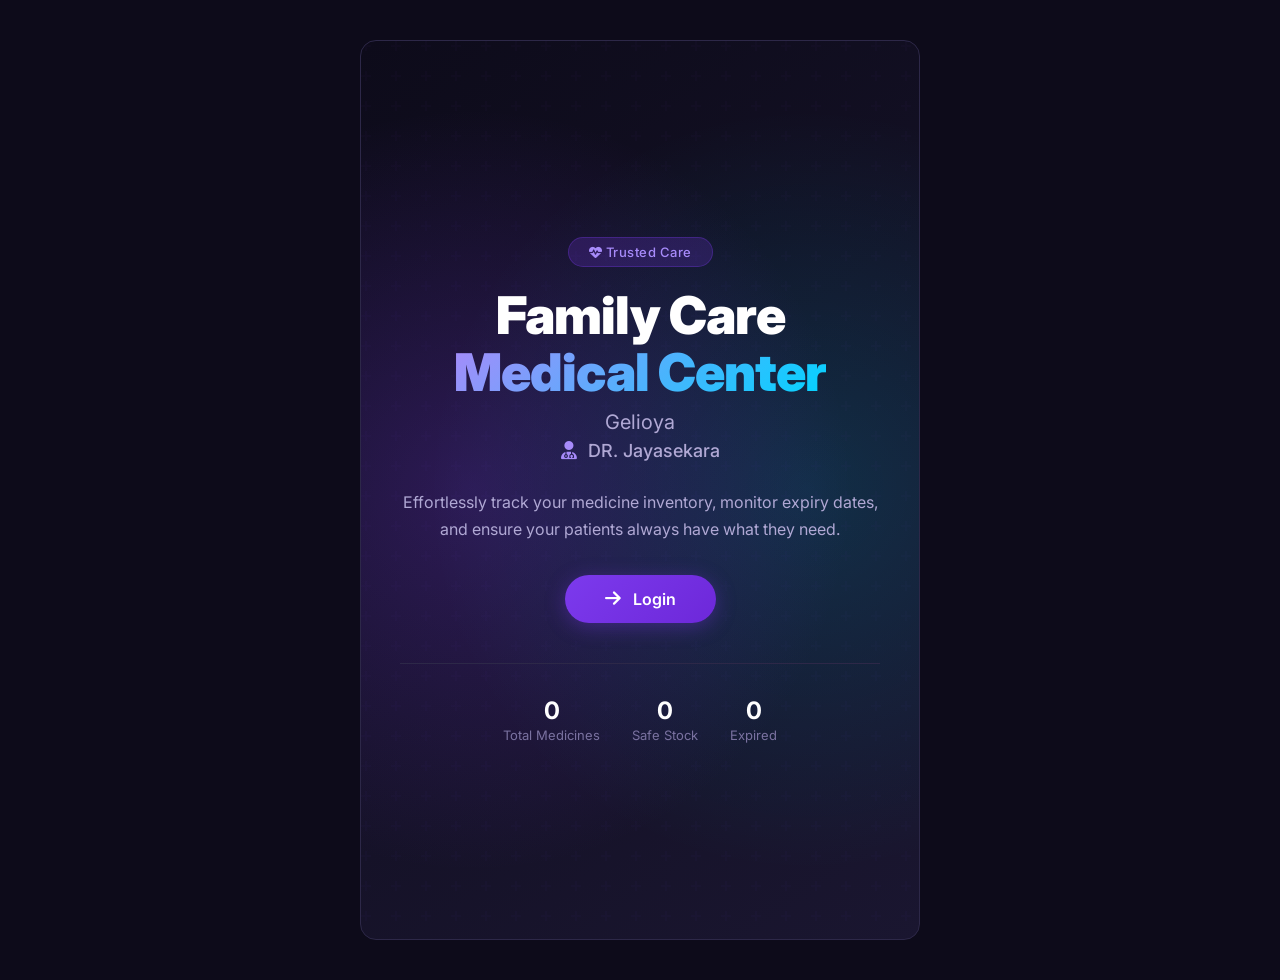
<file: index.html>
<!DOCTYPE html>
<html lang="en">
<head>
    <meta charset="UTF-8" />
    <meta name="viewport" content="width=device-width, initial-scale=1.0" />
    <title>MediTrack - Home</title>
    <!-- Google Fonts -->
    <link href="https://fonts.googleapis.com/css2?family=Inter:wght@300;400;500;600;700;800;900&display=swap" rel="stylesheet" />
    <!-- Font Awesome -->
    <link rel="stylesheet" href="https://cdnjs.cloudflare.com/ajax/libs/font-awesome/6.5.0/css/all.min.css" />
    <link rel="stylesheet" href="assets/style.css" />
</head>
<body class="home-page">

    <!-- ===== MAIN CONTENT ===== -->
    <main class="main-content">

        <!-- Mobile Header -->
        <div class="mobile-header">
            <button class="sidebar-toggle" id="mobileToggle" onclick="toggleSidebar()">
                <i class="fas fa-bars"></i>
            </button>
            <span class="brand-mobile">MediTrack</span>
        </div>

        <!-- Home Page -->
        <section class="page" id="home">
            <div class="home-bg"></div>
            <div class="home-content">
                <div class="badge"><i class="fas fa-heartbeat"></i> Trusted Care</div>
                <h1>
                    Family Care<br />
                    <span class="highlight">Medical Center</span>
                </h1>
                <div class="sub-title">Gelioya</div>
                <div class="doctor-name-lg">
                    <i class="fas fa-user-md" style="color:var(--primary-light);margin-right:6px;"></i>
                    <span>DR. Jayasekara</span>
                </div>
                <p>
                    Effortlessly track your medicine inventory, monitor expiry dates,
                    and ensure your patients always have what they need.
                </p>
                <a href="login.html" class="btn-primary">
                    <i class="fas fa-arrow-right"></i> Login
                </a>

                <div class="home-stats-mini" id="homeStats">
                    <div class="stat-item">
                        <div class="num" id="homeTotal">0</div>
                        <div class="label">Total Medicines</div>
                    </div>
                    <div class="stat-item">
                        <div class="num" id="homeSafe">0</div>
                        <div class="label">Safe Stock</div>
                    </div>
                    <div class="stat-item">
                        <div class="num" id="homeExpired">0</div>
                        <div class="label">Expired</div>
                    </div>
                </div>
            </div>
        </section>

    </main>

    <!-- ===== SIDEBAR OVERLAY (mobile) ===== -->
    <div class="sidebar-overlay" id="sidebarOverlay"></div>

    <script src="assets/app.js"></script>
    <script>
        // Sidebar toggle for mobile
        function toggleSidebar() {
            document.getElementById('sidebar').classList.toggle('open');
            document.getElementById('sidebarOverlay').classList.toggle('open');
        }
        document.getElementById('sidebarOverlay').addEventListener('click', function() {
            document.getElementById('sidebar').classList.remove('open');
            this.classList.remove('open');
        });

        // Update home stats
        function updateHomeStats() {
            const medicines = getMedicines();
            const total = medicines.length;
            let safe = 0, expired = 0;
            medicines.forEach(m => {
                const days = getDaysLeft(m.expiry);
                if (days < 0) expired++;
                else safe++;
            });
            document.getElementById('homeTotal').textContent = total;
            document.getElementById('homeSafe').textContent = safe;
            document.getElementById('homeExpired').textContent = expired;
        }
        updateHomeStats();
    </script>
</body>
</html>
</file>
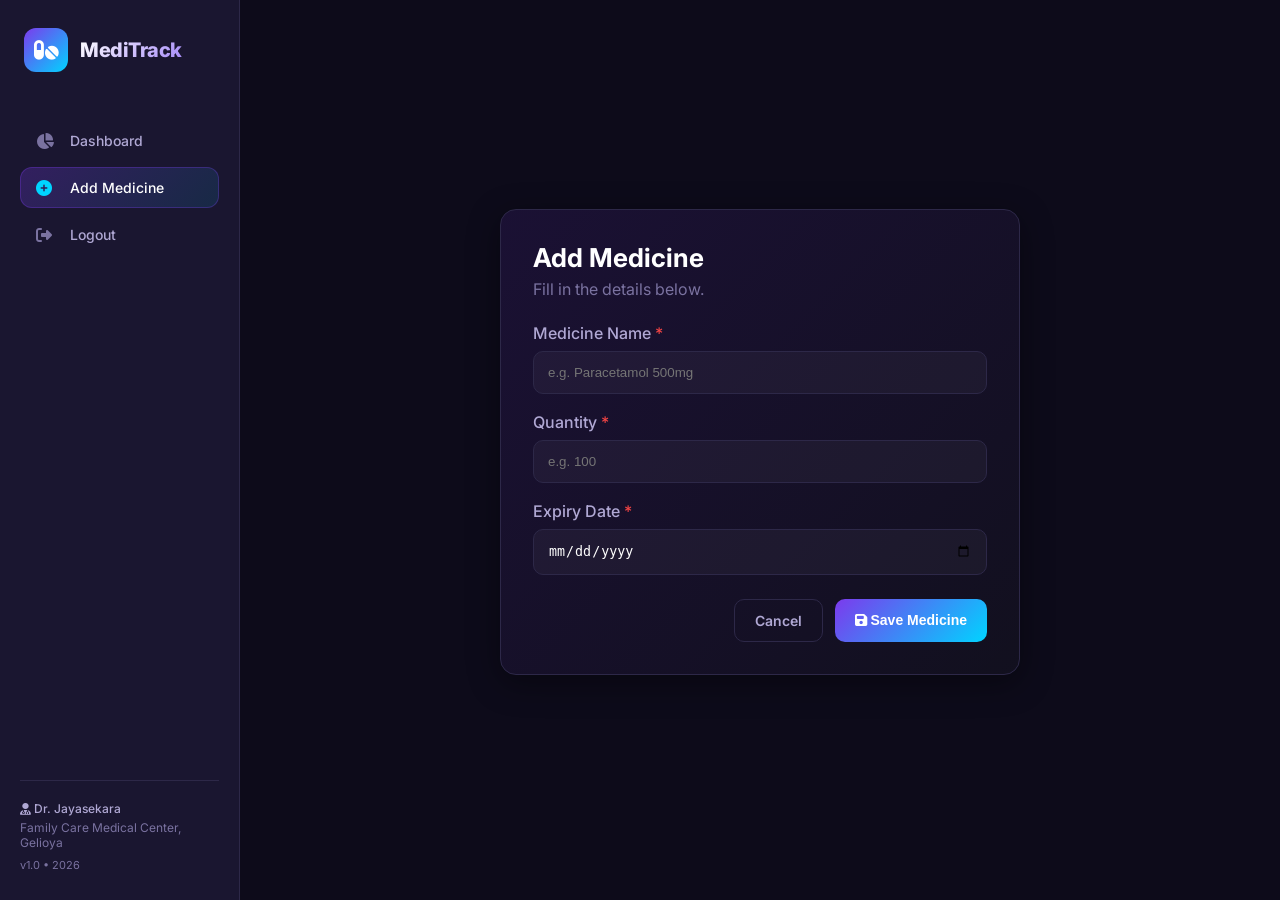
<file: add.html>
<!DOCTYPE html>
<html lang="en">
<head>
    <meta charset="UTF-8" />
    <meta name="viewport" content="width=device-width, initial-scale=1.0" />
    <title>MediTrack - Add / Edit Medicine</title>
    <link href="https://fonts.googleapis.com/css2?family=Inter:wght@300;400;500;600;700;800;900&display=swap" rel="stylesheet" />
    <link rel="stylesheet" href="https://cdnjs.cloudflare.com/ajax/libs/font-awesome/6.5.0/css/all.min.css" />
    <link rel="stylesheet" href="assets/style.css" />
</head>
<body>

    <!-- ===== SIDEBAR ===== -->
    <aside class="sidebar" id="sidebar">
        <div class="sidebar-brand">
            <div class="brand-icon"><i class="fas fa-pills"></i></div>
            <h1>MediTrack</h1>
        </div>
        <nav class="sidebar-nav">
            <a href="dashboard.html"><i class="fas fa-chart-pie"></i> Dashboard</a>
            <a href="add.html" class="active"><i class="fas fa-plus-circle"></i> Add Medicine</a>
            <a href="login.html"><i class="fas fa-sign-out-alt"></i> Logout </a>
        </nav>
        <div class="sidebar-footer">
            <span class="doctor-name"><i class="fas fa-user-md"></i> Dr. Jayasekara</span>
            <span>Family Care Medical Center, Gelioya</span>
            <span style="margin-top:4px;font-size:11px;">v1.0 &bull; 2026</span>
        </div>
    </aside>

    <!-- ===== MAIN CONTENT ===== -->
    <main class="main-content">

        <!-- Mobile Header -->
        <div class="mobile-header">
            <button class="sidebar-toggle" id="mobileToggle" onclick="toggleSidebar()">
                <i class="fas fa-bars"></i>
            </button>
            <span class="brand-mobile">MediTrack</span>
        </div>

        <!-- Add/Edit Page -->
        <section class="page add-page">
            <div class="card">
                <h2 id="formTitle">Add Medicine</h2>
                <p class="sub" id="formSub">Fill in the details below.</p>

                <form id="medicineForm" onsubmit="handleFormSubmit(event)">
                    <input type="hidden" id="editId" value="" />

                    <div class="form-group">
                        <label>Medicine Name <span class="required">*</span></label>
                        <input type="text" id="medName" placeholder="e.g. Paracetamol 500mg" required />
                    </div>

                    <div class="form-group">
                        <label>Quantity <span class="required">*</span></label>
                        <input type="number" id="medQty" placeholder="e.g. 100" min="1" required />
                    </div>

                    <div class="form-group">
                        <label>Expiry Date <span class="required">*</span></label>
                        <input type="date" id="medExpiry" required />
                    </div>

                    <div class="form-actions">
                        <a href="dashboard.html" class="btn-secondary">Cancel</a>
                        <button type="submit" class="btn-submit" id="formSubmitBtn">
                            <i class="fas fa-save"></i> Save Medicine
                        </button>
                    </div>
                </form>
            </div>
        </section>

    </main>

    <!-- ===== SIDEBAR OVERLAY ===== -->
    <div class="sidebar-overlay" id="sidebarOverlay"></div>

    <script src="assets/app.js"></script>
    <script>
        // Sidebar toggle
        function toggleSidebar() {
            document.getElementById('sidebar').classList.toggle('open');
            document.getElementById('sidebarOverlay').classList.toggle('open');
        }
        document.getElementById('sidebarOverlay').addEventListener('click', function() {
            document.getElementById('sidebar').classList.remove('open');
            this.classList.remove('open');
        });

        // ===== Check for edit mode via URL parameter =====
        const urlParams = new URLSearchParams(window.location.search);
        const editId = urlParams.get('id');

        if (editId) {
            // Load medicine data and populate form
            const medicines = getMedicines();
            const med = medicines.find(m => m.id === editId);
            if (med) {
                document.getElementById('formTitle').textContent = 'Edit Medicine';
                document.getElementById('formSub').textContent = 'Update the details below.';
                document.getElementById('formSubmitBtn').innerHTML = '<i class="fas fa-pen"></i> Update Medicine';
                document.getElementById('editId').value = med.id;
                document.getElementById('medName').value = med.name;
                document.getElementById('medQty').value = med.quantity;
                document.getElementById('medExpiry').value = med.expiry;
            } else {
                // Invalid id, redirect to add (clean)
                window.location.href = 'add.html';
            }
        }

        // ===== Form submit handler =====
        function handleFormSubmit(e) {
            e.preventDefault();

            const name = document.getElementById('medName').value.trim();
            const quantity = parseInt(document.getElementById('medQty').value);
            const expiry = document.getElementById('medExpiry').value;
            const id = document.getElementById('editId').value;

            if (!name || !quantity || !expiry) {
                alert('Please fill in all required fields.');
                return;
            }

            let medicines = getMedicines();

            if (id) {
                // Update
                const index = medicines.findIndex(m => m.id === id);
                if (index !== -1) {
                    medicines[index] = { ...medicines[index], name, quantity, expiry };
                    saveMedicines(medicines);
                    alert(`✅ "${name}" updated successfully!`);
                } else {
                    alert('Error: Medicine not found.');
                    return;
                }
            } else {
                // Add new
                const newMed = {
                    id: generateId(),
                    name,
                    quantity,
                    expiry
                };
                medicines.push(newMed);
                saveMedicines(medicines);
                alert(`✅ "${name}" added successfully!`);
            }

            // Redirect to dashboard
            window.location.href = 'dashboard.html';
        }
    </script>
</body>
</html>
</file>
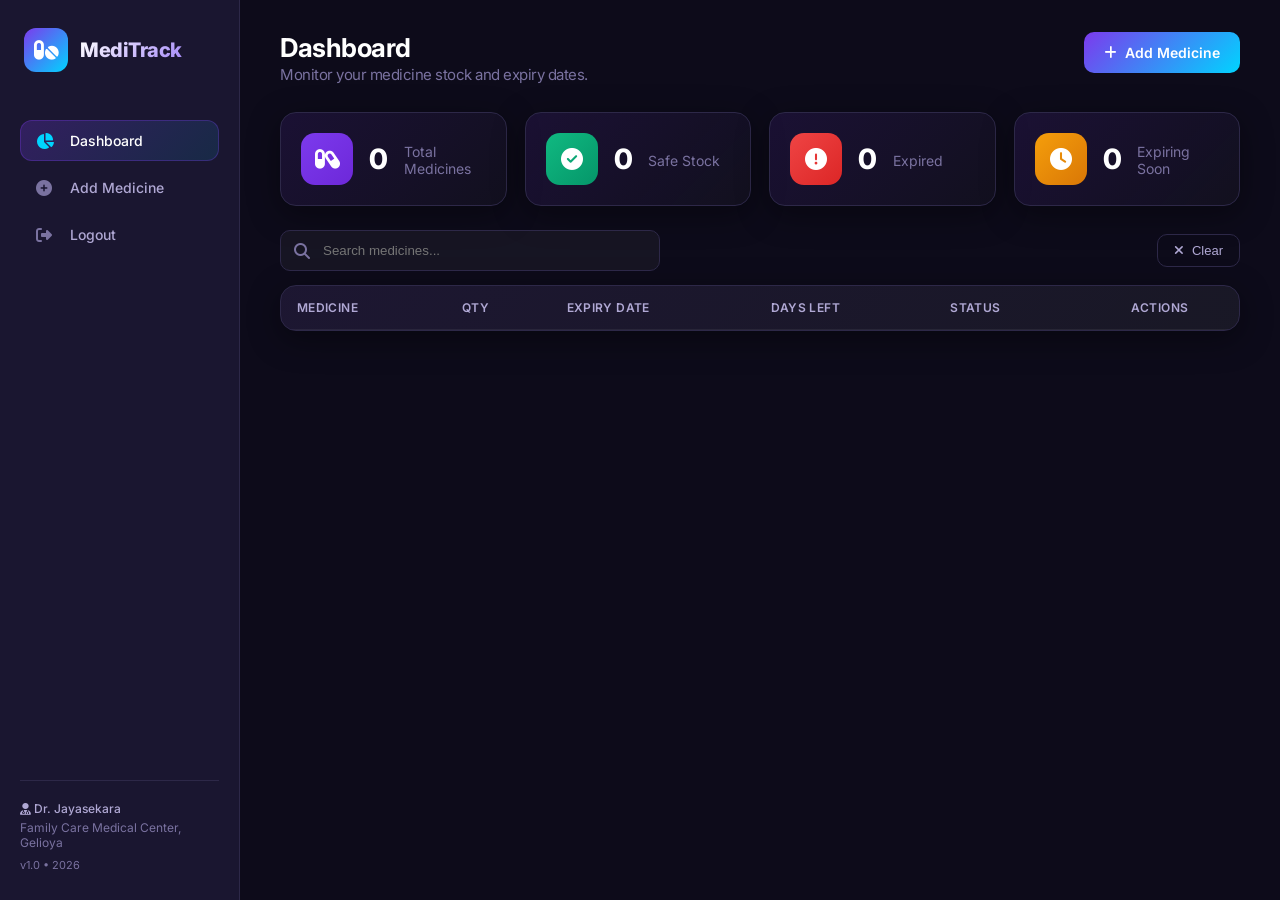
<file: dashboard.html>
<!DOCTYPE html>
<html lang="en">
<head>
    <meta charset="UTF-8" />
    <meta name="viewport" content="width=device-width, initial-scale=1.0" />
    <title>MediTrack - Dashboard</title>
    <link href="https://fonts.googleapis.com/css2?family=Inter:wght@300;400;500;600;700;800;900&display=swap" rel="stylesheet" />
    <link rel="stylesheet" href="https://cdnjs.cloudflare.com/ajax/libs/font-awesome/6.5.0/css/all.min.css" />
    <link rel="stylesheet" href="assets/style.css" />
</head>
<body>

    <!-- ===== SIDEBAR ===== -->
    <aside class="sidebar" id="sidebar">
        <div class="sidebar-brand">
            <div class="brand-icon"><i class="fas fa-pills"></i></div>
            <h1>MediTrack</h1>
        </div>
        <nav class="sidebar-nav">
            <a href="dashboard.html" class="active"><i class="fas fa-chart-pie"></i> Dashboard</a>
            <a href="add.html"><i class="fas fa-plus-circle"></i> Add Medicine</a>
            <a href="login.html"><i class="fas fa-sign-out-alt"></i> Logout </a>
        </nav>
        <div class="sidebar-footer">
            <span class="doctor-name"><i class="fas fa-user-md"></i> Dr. Jayasekara</span>
            <span>Family Care Medical Center, Gelioya</span>
            <span style="margin-top:4px;font-size:11px;">v1.0 &bull; 2026</span>
        </div>
    </aside>

    <!-- ===== MAIN CONTENT ===== -->
    <main class="main-content">

        <!-- Mobile Header -->
        <div class="mobile-header">
            <button class="sidebar-toggle" id="mobileToggle" onclick="toggleSidebar()">
                <i class="fas fa-bars"></i>
            </button>
            <span class="brand-mobile">MediTrack</span>
        </div>

        <!-- Dashboard -->
        <section class="page">
            <div class="page-header">
                <div>
                    <h2>
                        Dashboard
                        <small>Monitor your medicine stock and expiry dates.</small>
                    </h2>
                </div>
                <div class="header-actions">
                    <a href="add.html" class="btn-add"><i class="fas fa-plus"></i> Add Medicine</a>
                </div>
            </div>

            <!-- Stats Cards -->
            <div class="stats-grid" id="statsGrid">
                <div class="stat-card">
                    <div class="stat-icon purple"><i class="fas fa-capsules"></i></div>
                    <div class="stat-number" id="statTotal">0</div>
                    <div class="stat-label">Total Medicines</div>
                </div>
                <div class="stat-card">
                    <div class="stat-icon green"><i class="fas fa-check-circle"></i></div>
                    <div class="stat-number" id="statSafe">0</div>
                    <div class="stat-label">Safe Stock</div>
                </div>
                <div class="stat-card">
                    <div class="stat-icon red"><i class="fas fa-exclamation-circle"></i></div>
                    <div class="stat-number" id="statExpired">0</div>
                    <div class="stat-label">Expired</div>
                </div>
                <div class="stat-card">
                    <div class="stat-icon yellow"><i class="fas fa-clock"></i></div>
                    <div class="stat-number" id="statExpiring">0</div>
                    <div class="stat-label">Expiring Soon</div>
                </div>
            </div>

            <!-- Search & Table -->
            <div class="table-toolbar">
                <div class="search-box">
                    <i class="fas fa-search"></i>
                    <input type="text" id="searchInput" placeholder="Search medicines..." oninput="renderTable()" />
                </div>
                <div style="display:flex;gap:8px;flex-wrap:wrap;">
                    <button class="btn-outline" onclick="clearSearch()" style="font-size:13px;padding:8px 16px;">
                        <i class="fas fa-times"></i> Clear
                    </button>
                </div>
            </div>

            <div class="table-wrapper">
                <table>
                    <thead>
                        <tr>
                            <th>Medicine</th>
                            <th>Qty</th>
                            <th>Expiry Date</th>
                            <th>Days Left</th>
                            <th>Status</th>
                            <th style="text-align:center;">Actions</th>
                        </tr>
                    </thead>
                    <tbody id="tableBody">
                        <!-- rendered by JS -->
                    </tbody>
                </table>
            </div>
        </section>

    </main>

    <!-- ===== TOAST CONTAINER ===== -->
    <div class="toast-container" id="toastContainer"></div>

    <!-- ===== SIDEBAR OVERLAY ===== -->
    <div class="sidebar-overlay" id="sidebarOverlay"></div>

    <script src="assets/app.js"></script>
    <script>
        // Sidebar toggle
        function toggleSidebar() {
            document.getElementById('sidebar').classList.toggle('open');
            document.getElementById('sidebarOverlay').classList.toggle('open');
        }
        document.getElementById('sidebarOverlay').addEventListener('click', function() {
            document.getElementById('sidebar').classList.remove('open');
            this.classList.remove('open');
        });

        // ===== RENDER TABLE =====
        function renderTable() {
            const tbody = document.getElementById('tableBody');
            const query = document.getElementById('searchInput').value.toLowerCase().trim();
            const medicines = getMedicines();
            let filtered = medicines;
            if (query) {
                filtered = medicines.filter(m =>
                    m.name.toLowerCase().includes(query)
                );
            }

            if (filtered.length === 0) {
                tbody.innerHTML = `
                    <tr>
                        <td colspan="7">
                            <div class="empty-state">
                                <i class="fas fa-capsules"></i>
                                <h4>No medicines found</h4>
                                <p>${medicines.length === 0 ? 'Use the "Add Medicine" button to start.' : 'Try adjusting your search.'}</p>
                            </div>
                        </td>
                    </tr>
                `;
                return;
            }

            // Sort: expired first, then expiring, then safe
            const sorted = [...filtered].sort((a, b) => getDaysLeft(a.expiry) - getDaysLeft(b.expiry));

            tbody.innerHTML = sorted.map(m => {
                const days = getDaysLeft(m.expiry);
                const status = getStatus(days);
                const statusClass = status;
                const daysDisplay = days < 0 ? `${Math.abs(days)} days ago` :
                                   days === 0 ? 'Today' :
                                   `${days} days left`;
                const daysClass = status;
                return `
                    <tr>
                        <td class="medicine-name">${m.name}</td>
                        <td><strong>${m.quantity}</strong></td>
                        <td>${formatDate(m.expiry)}</td>
                        <td class="days-left ${daysClass}">${daysDisplay}</td>
                        <td><span class="status-badge ${statusClass}"><span class="dot"></span> ${getStatusLabel(status)}</span></td>
                        <td style="text-align:center;">
                            <div class="action-btns" style="justify-content:center;">
                                <a href="add.html?id=${m.id}" class="edit-btn" title="Edit"><i class="fas fa-pen"></i></a>
                                <button class="delete-btn" onclick="deleteMedicine('${m.id}')" title="Delete"><i class="fas fa-trash"></i></button>
                            </div>
                        </td>
                    </tr>
                `;
            }).join('');
        }

        // ===== DELETE =====
        function deleteMedicine(id) {
            const medicines = getMedicines();
            const med = medicines.find(m => m.id === id);
            if (!med) return;
            if (!confirm(`Are you sure you want to delete "${med.name}"?`)) return;
            const updated = medicines.filter(m => m.id !== id);
            saveMedicines(updated);
            showToast(`🗑️ "${med.name}" deleted.`, 'error');
            renderDashboard();
        }

        // ===== CLEAR SEARCH =====
        function clearSearch() {
            document.getElementById('searchInput').value = '';
            renderTable();
        }

        // ===== RENDER STATS =====
        function renderDashboard() {
            const medicines = getMedicines();
            const total = medicines.length;
            let safe = 0, expired = 0, expiring = 0;
            medicines.forEach(m => {
                const days = getDaysLeft(m.expiry);
                if (days < 0) expired++;
                else if (days <= 30) expiring++;
                else safe++;
            });
            document.getElementById('statTotal').textContent = total;
            document.getElementById('statSafe').textContent = safe;
            document.getElementById('statExpired').textContent = expired;
            document.getElementById('statExpiring').textContent = expiring;
            renderTable();
        }

        const successMessage = localStorage.getItem('loginSuccessMessage');
        if (successMessage) {
            showToast(successMessage, 'success');
            localStorage.removeItem('loginSuccessMessage');
        }

        // Initial render
        renderDashboard();
    </script>
</body>
</html>
</file>
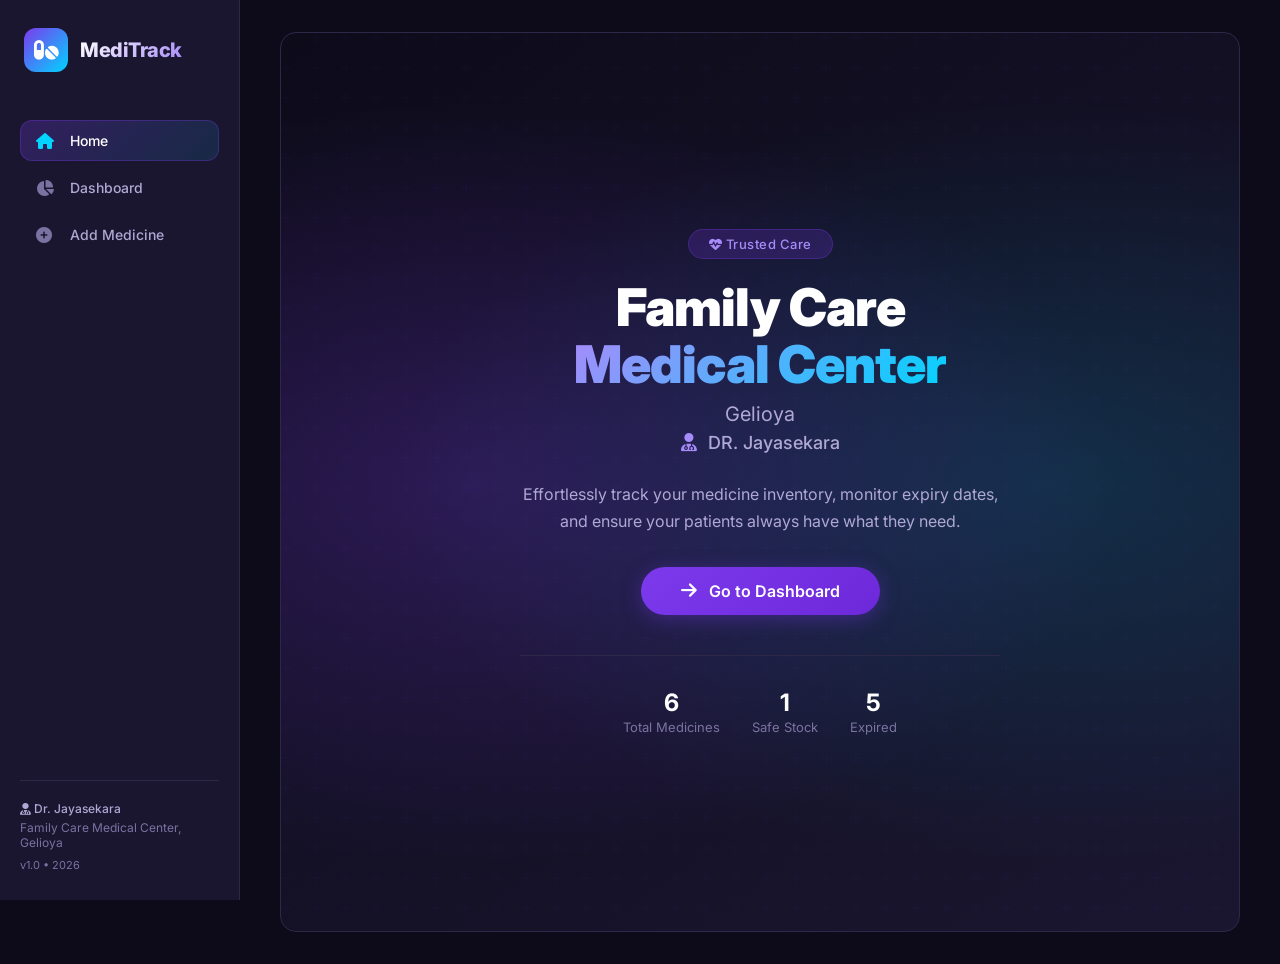
<file: home.html>
<!DOCTYPE html>
<html lang="en">
<head>
    <meta charset="UTF-8" />
    <meta name="viewport" content="width=device-width, initial-scale=1.0" />
    <title>MediTrack - Home</title>
    <!-- Google Fonts -->
    <link href="https://fonts.googleapis.com/css2?family=Inter:wght@300;400;500;600;700;800;900&display=swap" rel="stylesheet" />
    <!-- Font Awesome -->
    <link rel="stylesheet" href="https://cdnjs.cloudflare.com/ajax/libs/font-awesome/6.5.0/css/all.min.css" />
    <link rel="stylesheet" href="style.css" />
</head>
<body>

    <!-- ===== SIDEBAR ===== -->
    <aside class="sidebar" id="sidebar">
        <div class="sidebar-brand">
            <div class="brand-icon"><i class="fas fa-pills"></i></div>
            <h1>MediTrack</h1>
        </div>
        <nav class="sidebar-nav">
            <a href="home.html" class="active"><i class="fas fa-home"></i> Home</a>
            <a href="dashboard.html"><i class="fas fa-chart-pie"></i> Dashboard</a>
            <a href="add.html"><i class="fas fa-plus-circle"></i> Add Medicine</a>
        </nav>
        <div class="sidebar-footer">
            <span class="doctor-name"><i class="fas fa-user-md"></i> Dr. Jayasekara</span>
            <span>Family Care Medical Center, Gelioya</span>
            <span style="margin-top:4px;font-size:11px;">v1.0 &bull; 2026</span>
        </div>
    </aside>

    <!-- ===== MAIN CONTENT ===== -->
    <main class="main-content">

        <!-- Mobile Header -->
        <div class="mobile-header">
            <button class="sidebar-toggle" id="mobileToggle" onclick="toggleSidebar()">
                <i class="fas fa-bars"></i>
            </button>
            <span class="brand-mobile">MediTrack</span>
        </div>

        <!-- Home Page -->
        <section class="page" id="home">
            <div class="home-bg"></div>
            <div class="home-content">
                <div class="badge"><i class="fas fa-heartbeat"></i> Trusted Care</div>
                <h1>
                    Family Care<br />
                    <span class="highlight">Medical Center</span>
                </h1>
                <div class="sub-title">Gelioya</div>
                <div class="doctor-name-lg">
                    <i class="fas fa-user-md" style="color:var(--primary-light);margin-right:6px;"></i>
                    <span>DR. Jayasekara</span>
                </div>
                <p>
                    Effortlessly track your medicine inventory, monitor expiry dates,
                    and ensure your patients always have what they need.
                </p>
                <a href="dashboard.html" class="btn-primary">
                    <i class="fas fa-arrow-right"></i> Go to Dashboard
                </a>

                <div class="home-stats-mini" id="homeStats">
                    <div class="stat-item">
                        <div class="num" id="homeTotal">0</div>
                        <div class="label">Total Medicines</div>
                    </div>
                    <div class="stat-item">
                        <div class="num" id="homeSafe">0</div>
                        <div class="label">Safe Stock</div>
                    </div>
                    <div class="stat-item">
                        <div class="num" id="homeExpired">0</div>
                        <div class="label">Expired</div>
                    </div>
                </div>
            </div>
        </section>

    </main>

    <!-- ===== SIDEBAR OVERLAY (mobile) ===== -->
    <div class="sidebar-overlay" id="sidebarOverlay"></div>

    <script src="app.js"></script>
    <script>
        // Sidebar toggle for mobile
        function toggleSidebar() {
            document.getElementById('sidebar').classList.toggle('open');
            document.getElementById('sidebarOverlay').classList.toggle('open');
        }
        document.getElementById('sidebarOverlay').addEventListener('click', function() {
            document.getElementById('sidebar').classList.remove('open');
            this.classList.remove('open');
        });

        // Update home stats
        function updateHomeStats() {
            const medicines = getMedicines();
            const total = medicines.length;
            let safe = 0, expired = 0;
            medicines.forEach(m => {
                const days = getDaysLeft(m.expiry);
                if (days < 0) expired++;
                else safe++;
            });
            document.getElementById('homeTotal').textContent = total;
            document.getElementById('homeSafe').textContent = safe;
            document.getElementById('homeExpired').textContent = expired;
        }
        updateHomeStats();
    </script>
</body>
</html>
</file>
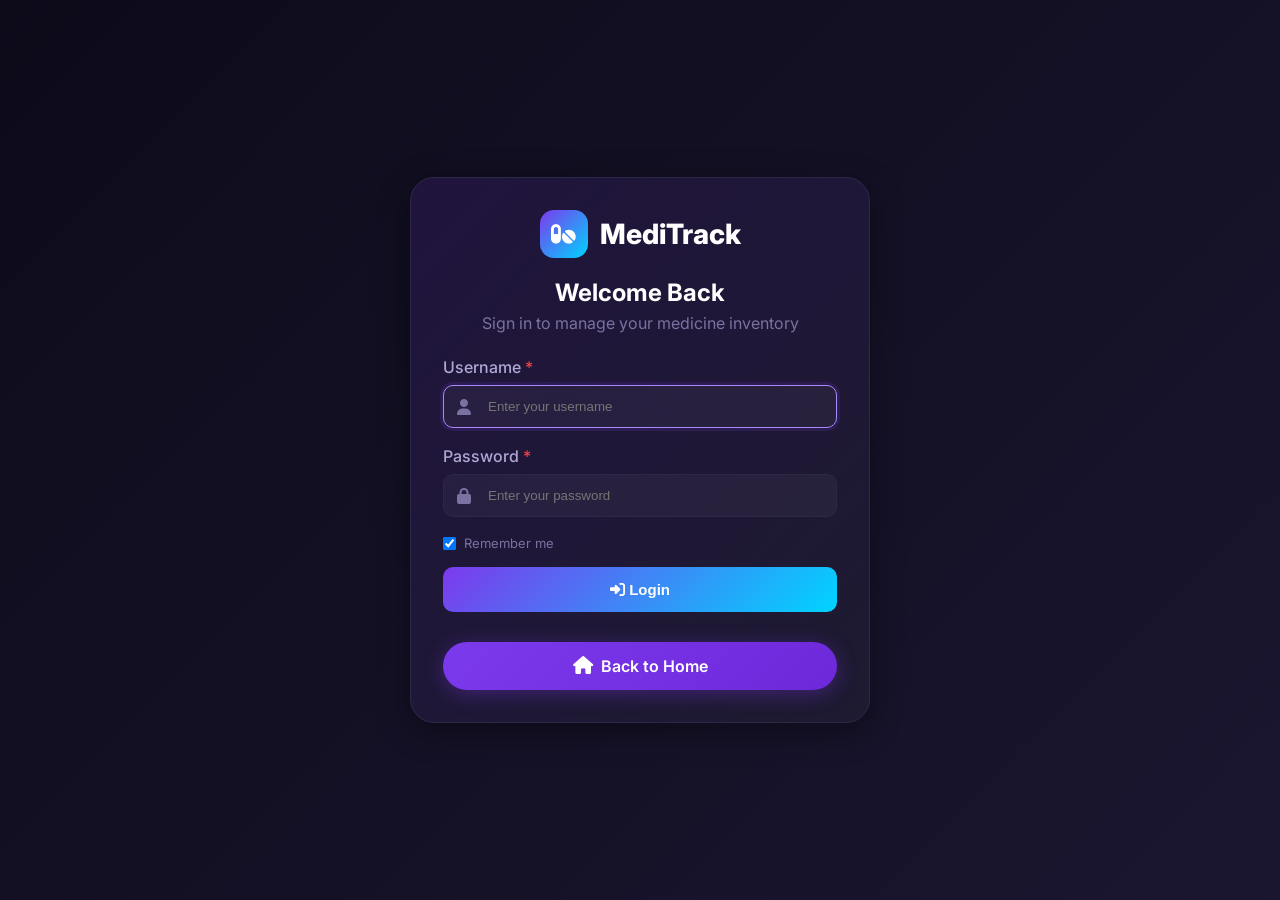
<file: login.html>
<!DOCTYPE html>
<html lang="en">

<head>
    <meta charset="UTF-8">
    <meta name="viewport" content="width=device-width, initial-scale=1.0">
    <title>MediTrack - Login</title>

    <!-- Google Fonts -->
    <link href="https://fonts.googleapis.com/css2?family=Inter:wght@300;400;500;600;700;800;900&display=swap"
        rel="stylesheet" />
    <!-- Font Awesome -->
    <link rel="stylesheet" href="https://cdnjs.cloudflare.com/ajax/libs/font-awesome/6.5.0/css/all.min.css" />
    <link rel="stylesheet" href="assets/style.css" />
</head>

<body>
    <div class="login-wrapper">
        <div class="login-card">

            <!-- Brand -->
            <div class="login-brand">
                <div class="brand-icon"><i class="fas fa-pills"></i></div>
                <h1>MediTrack</h1>
            </div>

            <!-- Title -->
            <div class="login-title">
                <h2>Welcome Back</h2>
                <p>Sign in to manage your medicine inventory</p>
            </div>

            <!-- Error message -->
            <div class="login-error" id="loginError">
                <i class="fas fa-exclamation-circle"></i>
                <span id="errorMsg">Invalid username or password.</span>
            </div>

            <!-- Login Form -->
            <form id="loginForm" onsubmit="handleLogin(event)">
                <div class="form-group">
                    <label>Username <span class="required">*</span></label>
                    <div class="input-wrap">
                        <i class="fas fa-user"></i>
                        <input type="text" id="username" placeholder="Enter your username" required autofocus />
                    </div>
                </div>

                <div class="form-group">
                    <label>Password <span class="required">*</span></label>
                    <div class="input-wrap">
                        <i class="fas fa-lock"></i>
                        <input type="password" id="password" placeholder="Enter your password" required />
                    </div>
                </div>

                <div class="login-options">
                    <label class="remember">
                        <input type="checkbox" checked /> Remember me
                    </label>
                </div>

                <button type="submit" class="btn-login">
                    <i class="fas fa-sign-in-alt"></i> Login
                </button>
                <div class="login-footer" style="margin-top: 18px; text-align: center;">
                    <a href="index.html" class="btn-primary">
                        <i class="fas fa-home"></i> Back to Home
                    </a>
                </div>
            </form>

        </div>
    </div>

    <script>
        // ===== LOGIN HANDLER =====
        function handleLogin(e) {
            e.preventDefault();

            const username = document.getElementById('username').value.trim();
            const password = document.getElementById('password').value.trim();
            const errorBox = document.getElementById('loginError');
            const errorMsg = document.getElementById('errorMsg');

            // Hardcoded credentials
            const validUsername = 'admin';
            const validPassword = 'admin123';

            // Hide any previous error state
            errorBox.classList.remove('show');

            if (username === validUsername && password === validPassword) {
                localStorage.setItem('loginSuccessMessage', 'Login successful!');
                window.location.href = 'dashboard.html';
            } else {
                // ❌ Show error
                errorMsg.textContent = 'Invalid username or password. Please try again.';
                errorBox.classList.add('show');

                // Shake animation (optional)
                const card = document.querySelector('.login-card');
                card.style.animation = 'shake 0.4s ease';
                setTimeout(() => {
                    card.style.animation = '';
                }, 500);
            }
        }

        // ===== SHAKE KEYFRAME (injected) =====
        const styleShake = document.createElement('style');
        styleShake.textContent = `
                    @keyframes shake {
                        0%, 100% { transform: translateX(0); }
                        20% { transform: translateX(-10px); }
                        40% { transform: translateX(10px); }
                        60% { transform: translateX(-6px); }
                        80% { transform: translateX(6px); }
                    }
                `;
        document.head.appendChild(styleShake);

        // ===== SIDEBAR TOGGLE LOGIC (for consistency, though not used on login) =====
        // This is just a placeholder to match the pattern; login doesn't have a sidebar.
        // But we keep it silent.
        console.log('Login page loaded.');
    </script>
</body>

</html>
</file>
<file: assets/style.css>
/* ===== RESET & BASE ===== */
* {
    margin: 0;
    padding: 0;
    box-sizing: border-box;
}

:root {
    --primary: #7C3AED;
    --primary-light: #A78BFA;
    --primary-dark: #4C1D95;
    --secondary: #0D0B1A;
    --card-bg: #1A1630;
    --card-border: #2D2848;
    --text-primary: #FFFFFF;
    --text-secondary: #B0A8D4;
    --text-muted: #7A72A0;
    --accent: #00D4FF;
    --danger: #EF4444;
    --warning: #F59E0B;
    --success: #10B981;
    --info: #3B82F6;
    --radius: 16px;
    --shadow: 0 8px 32px rgba(0, 0, 0, 0.4);
    --transition: all 0.3s cubic-bezier(0.4, 0, 0.2, 1);
}

html {
    scroll-behavior: smooth;
}

body {
    font-family: 'Inter', sans-serif;
    background: var(--secondary);
    color: var(--text-primary);
    min-height: 100vh;
    overflow-x: hidden;
    display: flex;
}

/* ===== SCROLLBAR ===== */
::-webkit-scrollbar {
    width: 6px;
}

::-webkit-scrollbar-track {
    background: var(--secondary);
}

::-webkit-scrollbar-thumb {
    background: var(--primary);
    border-radius: 10px;
}

/* ===== SIDEBAR ===== */
.sidebar {
    width: 240px;
    min-height: 100vh;
    background: var(--card-bg);
    border-right: 1px solid var(--card-border);
    padding: 28px 20px;
    position: fixed;
    top: 0;
    left: 0;
    bottom: 0;
    z-index: 100;
    display: flex;
    flex-direction: column;
    transition: transform 0.3s ease;
}

.sidebar-brand {
    display: flex;
    align-items: center;
    gap: 12px;
    margin-bottom: 48px;
    padding-left: 4px;
}

.sidebar-brand .brand-icon {
    width: 44px;
    height: 44px;
    background: linear-gradient(135deg, var(--primary), var(--accent));
    border-radius: 12px;
    display: flex;
    align-items: center;
    justify-content: center;
    font-size: 22px;
    color: #fff;
    flex-shrink: 0;
}

.sidebar-brand h1 {
    font-size: 20px;
    font-weight: 800;
    background: linear-gradient(135deg, #fff, var(--primary-light));
    -webkit-background-clip: text;
    -webkit-text-fill-color: transparent;
    background-clip: text;
    letter-spacing: -0.5px;
}

.sidebar-nav {
    display: flex;
    flex-direction: column;
    gap: 6px;
    flex: 1;
}

.sidebar-nav a {
    display: flex;
    align-items: center;
    gap: 14px;
    padding: 12px 16px;
    border-radius: 12px;
    color: var(--text-secondary);
    text-decoration: none;
    font-weight: 500;
    font-size: 14px;
    transition: var(--transition);
    cursor: pointer;
}

.sidebar-nav a i {
    width: 20px;
    font-size: 16px;
    color: var(--text-muted);
    transition: var(--transition);
}

.sidebar-nav a:hover {
    background: rgba(124, 58, 237, 0.15);
    color: #fff;
}

.sidebar-nav a:hover i {
    color: var(--primary-light);
}

.sidebar-nav a.active {
    background: linear-gradient(135deg, rgba(124, 58, 237, 0.25), rgba(0, 212, 255, 0.10));
    color: #fff;
    box-shadow: inset 0 0 0 1px rgba(124, 58, 237, 0.3);
}

.sidebar-nav a.active i {
    color: var(--accent);
}

.sidebar-footer {
    margin-top: auto;
    padding-top: 20px;
    border-top: 1px solid var(--card-border);
    font-size: 12px;
    color: var(--text-muted);
    display: flex;
    flex-direction: column;
    gap: 4px;
}

.sidebar-footer .doctor-name {
    color: var(--text-secondary);
    font-weight: 500;
}

/* ===== MAIN CONTENT ===== */
.main-content {
    margin-left: 240px;
    flex: 1;
    padding: 32px 40px;
    min-height: 100vh;
    position: relative;
}

/* ===== PAGE CONTAINERS ===== */
.page {
    display: block;
    animation: fadeSlideIn 0.4s ease forwards;
}

@keyframes fadeSlideIn {
    0% {
        opacity: 0;
        transform: translateY(16px);
    }

    100% {
        opacity: 1;
        transform: translateY(0);
    }
}

/* ===== HOME PAGE ===== */
#home {
    min-height: 100vh;
    display: flex;
    align-items: center;
    justify-content: center;
    position: relative;
    padding: 20px 0;
}

.home-page .main-content {
    margin-left: 0;
    min-height: 100vh;
    display: flex;
    align-items: center;
    justify-content: center;
    padding: 40px 20px;
}

#home .home-bg {
    position: absolute;
    inset: 0;
    z-index: 0;
    border-radius: var(--radius);
    overflow: hidden;
    background:
        radial-gradient(ellipse at 20% 50%, rgba(124, 58, 237, 0.25) 0%, transparent 60%),
        radial-gradient(ellipse at 80% 50%, rgba(0, 212, 255, 0.15) 0%, transparent 60%),
        linear-gradient(145deg, #0D0B1A 0%, #1A1630 100%);
    border: 1px solid var(--card-border);
}

#home .home-bg::after {
    content: '';
    position: absolute;
    inset: 0;
    background:
        url("data:image/svg+xml,%3Csvg width='60' height='60' viewBox='0 0 60 60' xmlns='http://www.w3.org/2000/svg'%3E%3Cg fill='none' fill-rule='evenodd'%3E%3Cg fill='%237C3AED' fill-opacity='0.05'%3E%3Cpath d='M36 34v-4h-2v4h-4v2h4v4h2v-4h4v-2h-4zm0-30V0h-2v4h-4v2h4v4h2V6h4V4h-4zM6 34v-4H4v4H0v2h4v4h2v-4h4v-2H6zM6 4V0H4v4H0v2h4v4h2V6h4V4H6z'/%3E%3C/g%3E%3C/g%3E%3C/svg%3E");
    opacity: 0.5;
}

.home-content {
    position: relative;
    z-index: 1;
    text-align: center;
    max-width: 800px;
    padding: 40px;
}

.home-content .badge {
    display: inline-block;
    background: rgba(124, 58, 237, 0.2);
    border: 1px solid rgba(124, 58, 237, 0.3);
    padding: 6px 20px;
    border-radius: 50px;
    font-size: 13px;
    font-weight: 500;
    color: var(--primary-light);
    margin-bottom: 20px;
    letter-spacing: 0.5px;
}

.home-content h1 {
    font-size: 52px;
    font-weight: 900;
    line-height: 1.1;
    margin-bottom: 8px;
    letter-spacing: -1px;
}

.home-content h1 .highlight {
    background: linear-gradient(135deg, var(--primary-light), var(--accent));
    -webkit-background-clip: text;
    -webkit-text-fill-color: transparent;
    background-clip: text;
}

.home-content .sub-title {
    font-size: 20px;
    color: var(--text-secondary);
    font-weight: 400;
    margin-bottom: 6px;
}

.home-content .doctor-name-lg {
    font-size: 18px;
    color: var(--text-muted);
    font-weight: 400;
    margin-bottom: 28px;
}

.home-content .doctor-name-lg span {
    color: var(--text-secondary);
    font-weight: 500;
}

.home-content p {
    color: var(--text-secondary);
    font-size: 16px;
    line-height: 1.7;
    max-width: 480px;
    margin: 0 auto 32px;
}

.btn-primary {
    display: inline-flex;
    align-items: center;
    gap: 12px;
    padding: 14px 40px;
    background: linear-gradient(135deg, var(--primary), #6D28D9);
    color: #fff;
    border: none;
    border-radius: 50px;
    font-size: 16px;
    font-weight: 600;
    cursor: pointer;
    transition: var(--transition);
    box-shadow: 0 4px 20px rgba(124, 58, 237, 0.35);
    text-decoration: none;
}

.btn-primary:hover {
    transform: translateY(-2px);
    box-shadow: 0 8px 32px rgba(124, 58, 237, 0.5);
}

.btn-primary i {
    font-size: 18px;
}

.home-stats-mini {
    display: flex;
    gap: 32px;
    justify-content: center;
    margin-top: 40px;
    padding-top: 32px;
    border-top: 1px solid var(--card-border);
}

.home-stats-mini .stat-item {
    text-align: center;
}

.home-stats-mini .stat-item .num {
    font-size: 24px;
    font-weight: 700;
    color: #fff;
}

.home-stats-mini .stat-item .label {
    font-size: 13px;
    color: var(--text-muted);
    margin-top: 2px;
}

/* ===== DASHBOARD ===== */
.page-header {
    display: flex;
    justify-content: space-between;
    align-items: flex-start;
    margin-bottom: 28px;
    flex-wrap: wrap;
    gap: 16px;
}

.page-header h2 {
    font-size: 26px;
    font-weight: 700;
    letter-spacing: -0.5px;
}

.page-header h2 small {
    font-size: 15px;
    font-weight: 400;
    color: var(--text-muted);
    display: block;
    margin-top: 2px;
}

.page-header .header-actions {
    display: flex;
    gap: 12px;
    align-items: center;
}

.btn-outline {
    display: inline-flex;
    align-items: center;
    gap: 8px;
    padding: 10px 20px;
    background: transparent;
    color: var(--text-secondary);
    border: 1px solid var(--card-border);
    border-radius: 10px;
    font-size: 14px;
    font-weight: 500;
    cursor: pointer;
    transition: var(--transition);
    text-decoration: none;
}

.btn-outline:hover {
    background: rgba(124, 58, 237, 0.1);
    border-color: var(--primary);
    color: #fff;
}

.btn-add {
    display: inline-flex;
    align-items: center;
    gap: 8px;
    padding: 12px 20px;
    background: linear-gradient(135deg, var(--primary), var(--accent));
    color: #fff;
    border: none;
    border-radius: 10px;
    font-size: 14px;
    font-weight: 600;
    cursor: pointer;
    transition: var(--transition);
    text-decoration: none;
}

.btn-add:hover {
    transform: translateY(-2px);
    box-shadow: 0 8px 24px rgba(124, 58, 237, 0.35);
}

.stats-grid {
    display: grid;
    grid-template-columns: repeat(4, minmax(0, 1fr));
    gap: 18px;
    margin-bottom: 24px;
}

.stat-card {
    background: linear-gradient(135deg, rgba(124, 58, 237, 0.12), rgba(255,255,255,0.02));
    border: 1px solid var(--card-border);
    border-radius: var(--radius);
    padding: 20px;
    display: flex;
    align-items: center;
    gap: 16px;
    box-shadow: var(--shadow);
}

.stat-icon {
    width: 52px;
    height: 52px;
    border-radius: 14px;
    display: flex;
    align-items: center;
    justify-content: center;
    font-size: 22px;
    color: #fff;
    flex-shrink: 0;
}

.stat-icon.purple { background: linear-gradient(135deg, var(--primary), #6D28D9); }
.stat-icon.green { background: linear-gradient(135deg, var(--success), #059669); }
.stat-icon.red { background: linear-gradient(135deg, var(--danger), #DC2626); }
.stat-icon.yellow { background: linear-gradient(135deg, var(--warning), #D97706); }

.stat-number {
    font-size: 28px;
    font-weight: 800;
    letter-spacing: -0.5px;
}

.stat-label {
    color: var(--text-muted);
    font-size: 14px;
    margin-top: 2px;
}

.table-toolbar {
    display: flex;
    justify-content: space-between;
    align-items: center;
    gap: 12px;
    margin-bottom: 14px;
    flex-wrap: wrap;
}

.search-box {
    position: relative;
    flex: 1;
    max-width: 380px;
}

.search-box i {
    position: absolute;
    left: 14px;
    top: 50%;
    transform: translateY(-50%);
    color: var(--text-muted);
}

.search-box input {
    width: 100%;
    padding: 12px 14px 12px 42px;
    border: 1px solid var(--card-border);
    border-radius: 10px;
    background: rgba(255,255,255,0.04);
    color: #fff;
    outline: none;
}

.table-wrapper {
    overflow-x: auto;
    background: linear-gradient(135deg, rgba(124,58,237,0.08), rgba(255,255,255,0.02));
    border: 1px solid var(--card-border);
    border-radius: var(--radius);
    box-shadow: var(--shadow);
}

table {
    width: 100%;
    border-collapse: collapse;
    min-width: 760px;
}

th, td {
    padding: 14px 16px;
    text-align: left;
    border-bottom: 1px solid rgba(255,255,255,0.06);
}

th {
    background: rgba(255,255,255,0.03);
    color: var(--text-secondary);
    font-size: 12px;
    font-weight: 600;
    text-transform: uppercase;
    letter-spacing: 0.03em;
}

tbody tr:hover {
    background: rgba(255,255,255,0.03);
}

.medicine-name {
    font-weight: 600;
}

.status-badge {
    display: inline-flex;
    align-items: center;
    gap: 8px;
    padding: 7px 12px;
    border-radius: 999px;
    font-size: 12px;
    font-weight: 600;
}

.status-badge.safe {
    background: rgba(16, 185, 129, 0.15);
    color: #86efac;
}

.status-badge.expiring {
    background: rgba(245, 158, 11, 0.15);
    color: #fbbf24;
}

.status-badge.expired {
    background: rgba(239, 68, 68, 0.15);
    color: #fca5a5;
}

.status-badge .dot {
    width: 8px;
    height: 8px;
    border-radius: 50%;
    background: currentColor;
}

.days-left.safe { color: #86efac; }
.days-left.expiring { color: #fbbf24; }
.days-left.expired { color: #fca5a5; }

.action-btns {
    display: flex;
    justify-content: center;
    gap: 8px;
}

.edit-btn, .delete-btn {
    width: 36px;
    height: 36px;
    border: none;
    border-radius: 10px;
    cursor: pointer;
    display: inline-flex;
    align-items: center;
    justify-content: center;
    color: #fff;
    text-decoration: none;
}

.edit-btn { background: rgba(59, 130, 246, 0.2); }
.delete-btn { background: rgba(239, 68, 68, 0.2); }

.empty-state {
    padding: 48px 20px;
    text-align: center;
    color: var(--text-secondary);
}

.empty-state i {
    font-size: 44px;
    color: var(--primary-light);
    margin-bottom: 12px;
}

/* ===== MOBILE HEADER ===== */
.mobile-header {
    display: none;
    align-items: center;
    gap: 12px;
    padding: 0 0 18px;
    margin-bottom: 16px;
    border-bottom: 1px solid var(--card-border);
}

.sidebar-toggle {
    width: 42px;
    height: 42px;
    border: 1px solid var(--card-border);
    border-radius: 12px;
    background: rgba(255,255,255,0.04);
    color: var(--text-primary);
    display: inline-flex;
    align-items: center;
    justify-content: center;
    cursor: pointer;
}

.brand-mobile {
    font-size: 18px;
    font-weight: 700;
    letter-spacing: -0.3px;
    color: var(--text-primary);
}

.sidebar-overlay {
    position: fixed;
    inset: 0;
    background: rgba(0, 0, 0, 0.55);
    opacity: 0;
    pointer-events: none;
    transition: opacity 0.3s ease;
    z-index: 90;
}

.sidebar-overlay.open {
    opacity: 1;
    pointer-events: auto;
}

/* ===== FORMS ===== */
.add-page {
    min-height: calc(100vh - 80px);
    display: flex;
    align-items: center;
    justify-content: center;
}

.card {
    width: min(100%, 520px);
    background: linear-gradient(135deg, rgba(124,58,237,0.12), rgba(255,255,255,0.02));
    border: 1px solid var(--card-border);
    border-radius: var(--radius);
    padding: 32px;
    box-shadow: var(--shadow);
}

.card h2 {
    font-size: 26px;
    margin-bottom: 6px;
}

.card .sub {
    color: var(--text-muted);
    margin-bottom: 24px;
}

.form-group {
    margin-bottom: 18px;
}

.form-group label {
    display: block;
    margin-bottom: 8px;
    color: var(--text-secondary);
    font-weight: 500;
}

.form-group input, .form-group select {
    width: 100%;
    padding: 13px 14px;
    border: 1px solid var(--card-border);
    border-radius: 10px;
    background: rgba(255,255,255,0.04);
    color: #fff;
    outline: none;
}

.form-group input:focus, .form-group select:focus {
    border-color: var(--primary-light);
    box-shadow: 0 0 0 3px rgba(124,58,237,0.15);
}

.required {
    color: var(--danger);
}

.form-actions {
    display: flex;
    justify-content: flex-end;
    gap: 12px;
    margin-top: 24px;
}

.btn-secondary {
    padding: 12px 20px;
    background: transparent;
    color: var(--text-secondary);
    border: 1px solid var(--card-border);
    border-radius: 10px;
    font-size: 14px;
    font-weight: 600;
    cursor: pointer;
    text-decoration: none;
}

.btn-submit {
    padding: 12px 20px;
    background: linear-gradient(135deg, var(--primary), var(--accent));
    color: #fff;
    border: none;
    border-radius: 10px;
    font-size: 14px;
    font-weight: 600;
    cursor: pointer;
}

/* ===== LOGIN ===== */
.login-wrapper {
    min-height: 100vh;
    width: 100%;
    display: grid;
    place-items: center;
    background: linear-gradient(135deg, #0D0B1A 0%, #1A1630 100%);
    padding: 24px;
}

.login-card {
    width: min(100%, 460px);
    background: linear-gradient(135deg, rgba(124,58,237,0.14), rgba(255,255,255,0.03));
    border: 1px solid var(--card-border);
    border-radius: 24px;
    padding: 32px;
    box-shadow: var(--shadow);
}

.login-brand {
    display: flex;
    align-items: center;
    justify-content: center;
    gap: 12px;
    margin-bottom: 20px;
}

.login-brand .brand-icon {
    width: 48px;
    height: 48px;
    border-radius: 14px;
    background: linear-gradient(135deg, var(--primary), var(--accent));
    display: grid;
    place-items: center;
    color: #fff;
    font-size: 22px;
}

.login-brand h1 {
    font-size: 28px;
    font-weight: 800;
}

.login-title {
    text-align: center;
    margin-bottom: 24px;
}

.login-title h2 {
    font-size: 24px;
    margin-bottom: 6px;
}

.login-title p {
    color: var(--text-muted);
}

.login-error {
    display: none;
    align-items: center;
    gap: 8px;
    margin-bottom: 16px;
    padding: 12px 14px;
    background: rgba(239,68,68,0.12);
    border: 1px solid rgba(239,68,68,0.25);
    color: #fca5a5;
    border-radius: 10px;
}

.login-error.show {
    display: flex;
}

.input-wrap {
    position: relative;
}

.input-wrap i {
    position: absolute;
    left: 14px;
    top: 50%;
    transform: translateY(-50%);
    color: var(--text-muted);
}

.input-wrap input {
    padding-left: 44px;
}

.btn-login {
    width: 100%;
    margin-top: 8px;
    padding: 14px 20px;
    background: linear-gradient(135deg, var(--primary), var(--accent));
    color: #fff;
    border: none;
    border-radius: 10px;
    font-size: 15px;
    font-weight: 600;
    cursor: pointer;
}

.login-options {
    display: flex;
    justify-content: space-between;
    margin: 12px 0 8px;
    color: var(--text-muted);
    font-size: 13px;
}

.remember {
    display: flex;
    align-items: center;
    gap: 8px;
}

.login-footer a {
    display: inline-flex;
    align-items: center;
    justify-content: center;
    gap: 8px;
    width: 100%;
    margin-top: 12px;
}

.toast-container {
    position: fixed;
    top: 20px;
    right: 20px;
    display: flex;
    flex-direction: column;
    gap: 10px;
    z-index: 9999;
}

.toast {
    min-width: 260px;
    max-width: 360px;
    padding: 14px 16px;
    border-radius: 12px;
    display: flex;
    align-items: center;
    gap: 10px;
    color: #fff;
    box-shadow: var(--shadow);
}

.toast.success { background: rgba(16, 185, 129, 0.92); }
.toast.error { background: rgba(239, 68, 68, 0.92); }
.toast.warning { background: rgba(245,158,11,0.92); }

.toast-close {
    margin-left: auto;
    background: transparent;
    border: none;
    color: #fff;
    font-size: 18px;
    cursor: pointer;
}

@media (max-width: 1024px) {
    .stats-grid {
        grid-template-columns: repeat(2, minmax(0, 1fr));
    }
}

@media (max-width: 768px) {
    body {
        flex-direction: column;
    }

    .mobile-header {
        display: flex;
    }

    .sidebar {
        transform: translateX(-100%);
        width: 80%;
        max-width: 280px;
    }

    .sidebar.open {
        transform: translateX(0);
    }

    .main-content {
        margin-left: 0;
        padding: 20px;
    }

    .stats-grid {
        grid-template-columns: 1fr;
    }

    .home-content h1 {
        font-size: 36px;
    }

    .home-stats-mini {
        flex-direction: column;
        gap: 20px;
    }
}
</file>
<file: style.css>
/* ===== RESET & BASE ===== */
* {
    margin: 0;
    padding: 0;
    box-sizing: border-box;
}

:root {
    --primary: #7C3AED;
    --primary-light: #A78BFA;
    --primary-dark: #4C1D95;
    --secondary: #0D0B1A;
    --card-bg: #1A1630;
    --card-border: #2D2848;
    --text-primary: #FFFFFF;
    --text-secondary: #B0A8D4;
    --text-muted: #7A72A0;
    --accent: #00D4FF;
    --danger: #EF4444;
    --warning: #F59E0B;
    --success: #10B981;
    --info: #3B82F6;
    --radius: 16px;
    --shadow: 0 8px 32px rgba(0, 0, 0, 0.4);
    --transition: all 0.3s cubic-bezier(0.4, 0, 0.2, 1);
}

html {
    scroll-behavior: smooth;
}

body {
    font-family: 'Inter', sans-serif;
    background: var(--secondary);
    color: var(--text-primary);
    min-height: 100vh;
    overflow-x: hidden;
    display: flex;
}

/* ===== SCROLLBAR ===== */
::-webkit-scrollbar {
    width: 6px;
}

::-webkit-scrollbar-track {
    background: var(--secondary);
}

::-webkit-scrollbar-thumb {
    background: var(--primary);
    border-radius: 10px;
}

/* ===== SIDEBAR ===== */
.sidebar {
    width: 240px;
    min-height: 100vh;
    background: var(--card-bg);
    border-right: 1px solid var(--card-border);
    padding: 28px 20px;
    position: fixed;
    top: 0;
    left: 0;
    bottom: 0;
    z-index: 100;
    display: flex;
    flex-direction: column;
    transition: transform 0.3s ease;
}

.sidebar-brand {
    display: flex;
    align-items: center;
    gap: 12px;
    margin-bottom: 48px;
    padding-left: 4px;
}

.sidebar-brand .brand-icon {
    width: 44px;
    height: 44px;
    background: linear-gradient(135deg, var(--primary), var(--accent));
    border-radius: 12px;
    display: flex;
    align-items: center;
    justify-content: center;
    font-size: 22px;
    color: #fff;
    flex-shrink: 0;
}

.sidebar-brand h1 {
    font-size: 20px;
    font-weight: 800;
    background: linear-gradient(135deg, #fff, var(--primary-light));
    -webkit-background-clip: text;
    -webkit-text-fill-color: transparent;
    background-clip: text;
    letter-spacing: -0.5px;
}

.sidebar-nav {
    display: flex;
    flex-direction: column;
    gap: 6px;
    flex: 1;
}

.sidebar-nav a {
    display: flex;
    align-items: center;
    gap: 14px;
    padding: 12px 16px;
    border-radius: 12px;
    color: var(--text-secondary);
    text-decoration: none;
    font-weight: 500;
    font-size: 14px;
    transition: var(--transition);
    cursor: pointer;
}

.sidebar-nav a i {
    width: 20px;
    font-size: 16px;
    color: var(--text-muted);
    transition: var(--transition);
}

.sidebar-nav a:hover {
    background: rgba(124, 58, 237, 0.15);
    color: #fff;
}

.sidebar-nav a:hover i {
    color: var(--primary-light);
}

.sidebar-nav a.active {
    background: linear-gradient(135deg, rgba(124, 58, 237, 0.25), rgba(0, 212, 255, 0.10));
    color: #fff;
    box-shadow: inset 0 0 0 1px rgba(124, 58, 237, 0.3);
}

.sidebar-nav a.active i {
    color: var(--accent);
}

.sidebar-footer {
    margin-top: auto;
    padding-top: 20px;
    border-top: 1px solid var(--card-border);
    font-size: 12px;
    color: var(--text-muted);
    display: flex;
    flex-direction: column;
    gap: 4px;
}

.sidebar-footer .doctor-name {
    color: var(--text-secondary);
    font-weight: 500;
}

/* ===== MAIN CONTENT ===== */
.main-content {
    margin-left: 240px;
    flex: 1;
    padding: 32px 40px;
    min-height: 100vh;
    position: relative;
}

/* ===== PAGE CONTAINERS ===== */
.page {
    display: block;
    animation: fadeSlideIn 0.4s ease forwards;
}

@keyframes fadeSlideIn {
    0% {
        opacity: 0;
        transform: translateY(16px);
    }

    100% {
        opacity: 1;
        transform: translateY(0);
    }
}

/* ===== HOME PAGE ===== */
#home {
    min-height: 100vh;
    display: flex;
    align-items: center;
    justify-content: center;
    position: relative;
    padding: 20px 0;
}

.home-page .main-content {
    margin-left: 0;
    min-height: 100vh;
    display: flex;
    align-items: center;
    justify-content: center;
    padding: 40px 20px;
}

#home .home-bg {
    position: absolute;
    inset: 0;
    z-index: 0;
    border-radius: var(--radius);
    overflow: hidden;
    background:
        radial-gradient(ellipse at 20% 50%, rgba(124, 58, 237, 0.25) 0%, transparent 60%),
        radial-gradient(ellipse at 80% 50%, rgba(0, 212, 255, 0.15) 0%, transparent 60%),
        linear-gradient(145deg, #0D0B1A 0%, #1A1630 100%);
    border: 1px solid var(--card-border);
}

#home .home-bg::after {
    content: '';
    position: absolute;
    inset: 0;
    background:
        url("data:image/svg+xml,%3Csvg width='60' height='60' viewBox='0 0 60 60' xmlns='http://www.w3.org/2000/svg'%3E%3Cg fill='none' fill-rule='evenodd'%3E%3Cg fill='%237C3AED' fill-opacity='0.05'%3E%3Cpath d='M36 34v-4h-2v4h-4v2h4v4h2v-4h4v-2h-4zm0-30V0h-2v4h-4v2h4v4h2V6h4V4h-4zM6 34v-4H4v4H0v2h4v4h2v-4h4v-2H6zM6 4V0H4v4H0v2h4v4h2V6h4V4H6z'/%3E%3C/g%3E%3C/g%3E%3C/svg%3E");
    opacity: 0.5;
}

.home-content {
    position: relative;
    z-index: 1;
    text-align: center;
    max-width: 800px;
    padding: 40px;
}

.home-content .badge {
    display: inline-block;
    background: rgba(124, 58, 237, 0.2);
    border: 1px solid rgba(124, 58, 237, 0.3);
    padding: 6px 20px;
    border-radius: 50px;
    font-size: 13px;
    font-weight: 500;
    color: var(--primary-light);
    margin-bottom: 20px;
    letter-spacing: 0.5px;
}

.home-content h1 {
    font-size: 52px;
    font-weight: 900;
    line-height: 1.1;
    margin-bottom: 8px;
    letter-spacing: -1px;
}

.home-content h1 .highlight {
    background: linear-gradient(135deg, var(--primary-light), var(--accent));
    -webkit-background-clip: text;
    -webkit-text-fill-color: transparent;
    background-clip: text;
}

.home-content .sub-title {
    font-size: 20px;
    color: var(--text-secondary);
    font-weight: 400;
    margin-bottom: 6px;
}

.home-content .doctor-name-lg {
    font-size: 18px;
    color: var(--text-muted);
    font-weight: 400;
    margin-bottom: 28px;
}

.home-content .doctor-name-lg span {
    color: var(--text-secondary);
    font-weight: 500;
}

.home-content p {
    color: var(--text-secondary);
    font-size: 16px;
    line-height: 1.7;
    max-width: 480px;
    margin: 0 auto 32px;
}

.btn-primary {
    display: inline-flex;
    align-items: center;
    gap: 12px;
    padding: 14px 40px;
    background: linear-gradient(135deg, var(--primary), #6D28D9);
    color: #fff;
    border: none;
    border-radius: 50px;
    font-size: 16px;
    font-weight: 600;
    cursor: pointer;
    transition: var(--transition);
    box-shadow: 0 4px 20px rgba(124, 58, 237, 0.35);
    text-decoration: none;
}

.btn-primary:hover {
    transform: translateY(-2px);
    box-shadow: 0 8px 32px rgba(124, 58, 237, 0.5);
}

.btn-primary i {
    font-size: 18px;
}

.home-stats-mini {
    display: flex;
    gap: 32px;
    justify-content: center;
    margin-top: 40px;
    padding-top: 32px;
    border-top: 1px solid var(--card-border);
}

.home-stats-mini .stat-item {
    text-align: center;
}

.home-stats-mini .stat-item .num {
    font-size: 24px;
    font-weight: 700;
    color: #fff;
}

.home-stats-mini .stat-item .label {
    font-size: 13px;
    color: var(--text-muted);
    margin-top: 2px;
}

/* ===== DASHBOARD ===== */
.page-header {
    display: flex;
    justify-content: space-between;
    align-items: flex-start;
    margin-bottom: 28px;
    flex-wrap: wrap;
    gap: 16px;
}

.page-header h2 {
    font-size: 26px;
    font-weight: 700;
    letter-spacing: -0.5px;
}

.page-header h2 small {
    font-size: 15px;
    font-weight: 400;
    color: var(--text-muted);
    display: block;
    margin-top: 2px;
}

.page-header .header-actions {
    display: flex;
    gap: 12px;
    align-items: center;
}

.btn-outline {
    display: inline-flex;
    align-items: center;
    gap: 8px;
    padding: 10px 20px;
    background: transparent;
    color: var(--text-secondary);
    border: 1px solid var(--card-border);
    border-radius: 10px;
    font-size: 14px;
    font-weight: 500;
    cursor: pointer;
    transition: var(--transition);
    text-decoration: none;
}

.btn-outline:hover {
    background: rgba(124, 58, 237, 0.1);
    border-color: var(--primary);
    color: #fff;
}

.btn-add {
    display: inline-flex;
    align-items: center;
    gap: 8px;
    padding: 10px 24px;
    background: linear-gradient(135deg, var(--primary), #6D28D9);
    color: #fff;
    border: none;
    border-radius: 10px;
    font-size: 14px;
    font-weight: 600;
    cursor: pointer;
    transition: var(--transition);
    box-shadow: 0 4px 16px rgba(124, 58, 237, 0.3);
    text-decoration: none;
}

.btn-add:hover {
    transform: translateY(-2px);
    box-shadow: 0 8px 28px rgba(124, 58, 237, 0.45);
}

/* Stats Cards */
.stats-grid {
    display: grid;
    grid-template-columns: repeat(auto-fit, minmax(200px, 1fr));
    gap: 16px;
    margin-bottom: 28px;
}

.stat-card {
    background: var(--card-bg);
    border: 1px solid var(--card-border);
    border-radius: var(--radius);
    padding: 20px 24px;
    transition: var(--transition);
}

.stat-card:hover {
    border-color: rgba(124, 58, 237, 0.3);
    transform: translateY(-2px);
}

.stat-card .stat-icon {
    width: 44px;
    height: 44px;
    border-radius: 12px;
    display: flex;
    align-items: center;
    justify-content: center;
    font-size: 20px;
    margin-bottom: 12px;
}

.stat-card .stat-icon.purple {
    background: rgba(124, 58, 237, 0.2);
    color: var(--primary-light);
}

.stat-card .stat-icon.green {
    background: rgba(16, 185, 129, 0.2);
    color: var(--success);
}

.stat-card .stat-icon.red {
    background: rgba(239, 68, 68, 0.2);
    color: var(--danger);
}

.stat-card .stat-icon.yellow {
    background: rgba(245, 158, 11, 0.2);
    color: var(--warning);
}

.stat-card .stat-number {
    font-size: 28px;
    font-weight: 700;
    letter-spacing: -0.5px;
}

.stat-card .stat-label {
    font-size: 14px;
    color: var(--text-muted);
    margin-top: 2px;
}

/* Search & Table */
.table-toolbar {
    display: flex;
    justify-content: space-between;
    align-items: center;
    flex-wrap: wrap;
    gap: 12px;
    margin-bottom: 16px;
}

.search-box {
    display: flex;
    align-items: center;
    gap: 10px;
    background: var(--card-bg);
    border: 1px solid var(--card-border);
    border-radius: 10px;
    padding: 0 16px;
    transition: var(--transition);
    flex: 1;
    max-width: 360px;
}

.search-box:focus-within {
    border-color: var(--primary);
    box-shadow: 0 0 0 3px rgba(124, 58, 237, 0.15);
}

.search-box i {
    color: var(--text-muted);
    font-size: 14px;
}

.search-box input {
    background: none;
    border: none;
    padding: 11px 0;
    color: #fff;
    font-size: 14px;
    width: 100%;
    outline: none;
    font-family: inherit;
}

.search-box input::placeholder {
    color: var(--text-muted);
}

.table-wrapper {
    background: var(--card-bg);
    border: 1px solid var(--card-border);
    border-radius: var(--radius);
    overflow: hidden;
    overflow-x: auto;
}

table {
    width: 100%;
    border-collapse: collapse;
    font-size: 14px;
    min-width: 700px;
}

thead {
    background: rgba(124, 58, 237, 0.08);
}

thead th {
    padding: 14px 18px;
    text-align: left;
    font-weight: 600;
    color: var(--text-secondary);
    font-size: 12px;
    text-transform: uppercase;
    letter-spacing: 0.5px;
    border-bottom: 1px solid var(--card-border);
}

tbody td {
    padding: 14px 18px;
    border-bottom: 1px solid rgba(45, 40, 72, 0.5);
    color: var(--text-secondary);
    vertical-align: middle;
}

tbody tr:last-child td {
    border-bottom: none;
}

tbody tr:hover {
    background: rgba(124, 58, 237, 0.04);
}

.medicine-name {
    color: #fff;
    font-weight: 500;
}

/* Status Badges */
.status-badge {
    display: inline-flex;
    align-items: center;
    gap: 6px;
    padding: 4px 14px;
    border-radius: 50px;
    font-size: 12px;
    font-weight: 600;
    white-space: nowrap;
}

.status-badge .dot {
    width: 6px;
    height: 6px;
    border-radius: 50%;
    display: inline-block;
}

.status-badge.safe {
    background: rgba(16, 185, 129, 0.15);
    color: var(--success);
}

.status-badge.safe .dot {
    background: var(--success);
}

.status-badge.expiring {
    background: rgba(245, 158, 11, 0.15);
    color: var(--warning);
}

.status-badge.expiring .dot {
    background: var(--warning);
}

.status-badge.expired {
    background: rgba(239, 68, 68, 0.15);
    color: var(--danger);
}

.status-badge.expired .dot {
    background: var(--danger);
}

.days-left {
    font-weight: 500;
}

.days-left.safe {
    color: var(--success);
}

.days-left.expiring {
    color: var(--warning);
}

.days-left.expired {
    color: var(--danger);
}

.action-btns {
    display: flex;
    gap: 6px;
}

.action-btns a,
.action-btns button {
    background: none;
    border: none;
    padding: 6px 10px;
    border-radius: 8px;
    cursor: pointer;
    font-size: 13px;
    transition: var(--transition);
    color: var(--text-muted);
    text-decoration: none;
    display: inline-flex;
    align-items: center;
}

.action-btns .edit-btn:hover {
    background: rgba(59, 130, 246, 0.15);
    color: var(--info);
}

.action-btns .delete-btn:hover {
    background: rgba(239, 68, 68, 0.15);
    color: var(--danger);
}

.empty-state {
    text-align: center;
    padding: 48px 20px;
}

.empty-state i {
    font-size: 48px;
    color: var(--text-muted);
    margin-bottom: 16px;
    opacity: 0.4;
}

.empty-state h4 {
    font-size: 18px;
    font-weight: 600;
    margin-bottom: 4px;
    color: #fff;
}

.empty-state p {
    color: var(--text-muted);
    font-size: 14px;
}

/* ===== ADD PAGE (FORM) ===== */
.add-page {
    max-width: 600px;
    margin: 0 auto;
    padding: 20px 0;
}

.add-page .card {
    background: var(--card-bg);
    border: 1px solid var(--card-border);
    border-radius: var(--radius);
    padding: 32px;
    box-shadow: var(--shadow);
}

.add-page .card h2 {
    font-size: 24px;
    font-weight: 700;
    margin-bottom: 8px;
}

.add-page .card .sub {
    color: var(--text-muted);
    font-size: 14px;
    margin-bottom: 24px;
}

.form-group {
    margin-bottom: 18px;
}

.form-group label {
    display: block;
    font-size: 13px;
    font-weight: 600;
    color: var(--text-secondary);
    margin-bottom: 6px;
}

.form-group label .required {
    color: var(--danger);
    margin-left: 2px;
}

.form-group input,
.form-group select {
    width: 100%;
    padding: 11px 14px;
    background: rgba(255, 255, 255, 0.05);
    border: 1px solid var(--card-border);
    border-radius: 10px;
    color: #fff;
    font-size: 14px;
    font-family: inherit;
    transition: var(--transition);
    outline: none;
}

.form-group input:focus,
.form-group select:focus {
    border-color: var(--primary);
    box-shadow: 0 0 0 3px rgba(124, 58, 237, 0.15);
}

.form-group input::placeholder {
    color: var(--text-muted);
}

.form-group select option {
    background: var(--card-bg);
    color: #fff;
}

.form-actions {
    display: flex;
    gap: 12px;
    margin-top: 24px;
}

.form-actions .btn-secondary {
    flex: 1;
    padding: 11px;
    background: rgba(255, 255, 255, 0.06);
    border: 1px solid var(--card-border);
    border-radius: 10px;
    color: var(--text-secondary);
    font-weight: 500;
    cursor: pointer;
    transition: var(--transition);
    font-family: inherit;
    font-size: 14px;
    text-align: center;
    text-decoration: none;
}

.form-actions .btn-secondary:hover {
    background: rgba(255, 255, 255, 0.10);
    color: #fff;
}

.form-actions .btn-submit {
    flex: 2;
    padding: 11px;
    background: linear-gradient(135deg, var(--primary), #6D28D9);
    border: none;
    border-radius: 10px;
    color: #fff;
    font-weight: 600;
    cursor: pointer;
    transition: var(--transition);
    font-family: inherit;
    font-size: 14px;
    box-shadow: 0 4px 16px rgba(124, 58, 237, 0.3);
}

.form-actions .btn-submit:hover {
    transform: translateY(-2px);
    box-shadow: 0 8px 28px rgba(124, 58, 237, 0.45);
}

/* ===== TOAST (optional, used in dashboard) ===== */
.toast-container {
    position: fixed;
    top: 20px;
    left: 50%;
    transform: translateX(-50%);
    z-index: 300;
    display: flex;
    flex-direction: column;
    align-items: center;
    gap: 10px;
    max-width: 380px;
    width: 100%;
}

.toast {
    padding: 14px 20px;
    background: var(--card-bg);
    border: 1px solid var(--card-border);
    border-radius: 12px;
    box-shadow: var(--shadow);
    display: flex;
    align-items: center;
    gap: 12px;
    animation: slideInToast 0.35s ease;
    border-left: 4px solid var(--primary);
}

.toast.success {
    border-left-color: var(--success);
}

.toast.error {
    border-left-color: var(--danger);
}

.toast.warning {
    border-left-color: var(--warning);
}

.toast .toast-icon {
    font-size: 20px;
    flex-shrink: 0;
}

.toast .toast-icon.success {
    color: var(--success);
}

.toast .toast-icon.error {
    color: var(--danger);
}

.toast .toast-icon.warning {
    color: var(--warning);
}

.toast .toast-msg {
    font-size: 14px;
    font-weight: 500;
    flex: 1;
}

.toast .toast-close {
    background: none;
    border: none;
    color: var(--text-muted);
    cursor: pointer;
    font-size: 16px;
    padding: 4px;
}

@keyframes slideInToast {
    0% {
        opacity: 0;
        transform: translateX(40px);
    }

    100% {
        opacity: 1;
        transform: translateX(0);
    }
}

/* ===== RESPONSIVE ===== */
@media (max-width: 992px) {
    .sidebar {
        transform: translateX(-100%);
        width: 260px;
    }

    .sidebar.open {
        transform: translateX(0);
    }

    .main-content {
        margin-left: 0;
        padding: 20px;
    }

    .home-content h1 {
        font-size: 36px;
    }

    .stats-grid {
        grid-template-columns: repeat(2, 1fr);
    }

    .page-header {
        flex-direction: column;
        align-items: stretch;
    }

    .page-header .header-actions {
        flex-wrap: wrap;
    }

    .search-box {
        max-width: 100%;
    }
}

@media (max-width: 600px) {
    .stats-grid {
        grid-template-columns: 1fr;
    }

    .home-content h1 {
        font-size: 28px;
    }

    .home-stats-mini {
        flex-direction: column;
        gap: 12px;
    }

    .add-page .card {
        padding: 20px;
    }

    .form-actions {
        flex-direction: column;
    }

    .table-wrapper {
        font-size: 13px;
    }

    thead th,
    tbody td {
        padding: 10px 12px;
    }

    .action-btns a,
    .action-btns button {
        padding: 4px 8px;
        font-size: 12px;
    }

    .sidebar-toggle {
        display: flex !important;
    }
}

/* ===== HAMBURGER TOGGLE (mobile) ===== */
.sidebar-toggle {
    display: none;
    background: var(--card-bg);
    border: 1px solid var(--card-border);
    border-radius: 10px;
    padding: 10px 14px;
    color: #fff;
    font-size: 20px;
    cursor: pointer;
    align-items: center;
    justify-content: center;
    transition: var(--transition);
}

.sidebar-toggle:hover {
    background: rgba(124, 58, 237, 0.15);
}

.sidebar-overlay {
    display: none;
    position: fixed;
    inset: 0;
    background: rgba(0, 0, 0, 0.5);
    z-index: 99;
}

.sidebar-overlay.open {
    display: block;
}

.mobile-header {
    display: none;
    align-items: center;
    gap: 14px;
    margin-bottom: 20px;
}

.mobile-header .brand-mobile {
    font-size: 20px;
    font-weight: 800;
    background: linear-gradient(135deg, #fff, var(--primary-light));
    -webkit-background-clip: text;
    -webkit-text-fill-color: transparent;
    background-clip: text;
}

@media (max-width: 992px) {
    .mobile-header {
        display: flex;
    }
}



/* ===== LOGIN CARD ===== */
.login-wrapper {
    width: 100%;
    max-width: 800px;
    min-height: 100vh;
    display: flex;
    align-items: center;
    justify-content: center;
    margin: 0 auto;
    padding: 40px 16px;
    animation: fadeSlideIn 0.5s ease forwards;
}

@keyframes fadeSlideIn {
    0% {
        opacity: 0;
        transform: translateY(24px);
    }

    100% {
        opacity: 1;
        transform: translateY(0);
    }
}

.login-card {
    background: var(--card-bg);
    border: 1px solid var(--card-border);
    border-radius: var(--radius);
    padding: 40px 32px;
    box-shadow: var(--shadow);
    position: relative;
    overflow: hidden;
}

/* subtle glow */
.login-card::before {
    content: '';
    position: absolute;
    top: -50%;
    left: -50%;
    width: 200%;
    height: 200%;
    background: radial-gradient(circle at 30% 20%, rgba(124, 58, 237, 0.06), transparent 60%);
    pointer-events: none;
}

.login-brand {
    display: flex;
    align-items: center;
    justify-content: center;
    gap: 14px;
    margin-bottom: 32px;
}

.login-brand .brand-icon {
    width: 52px;
    height: 52px;
    background: linear-gradient(135deg, var(--primary), var(--accent));
    border-radius: 14px;
    display: flex;
    align-items: center;
    justify-content: center;
    font-size: 26px;
    color: #fff;
    flex-shrink: 0;
}

.login-brand h1 {
    font-size: 28px;
    font-weight: 800;
    background: linear-gradient(135deg, #fff, var(--primary-light));
    -webkit-background-clip: text;
    -webkit-text-fill-color: transparent;
    background-clip: text;
    letter-spacing: -0.5px;
}

.login-title {
    text-align: center;
    margin-bottom: 28px;
}

.login-title h2 {
    font-size: 22px;
    font-weight: 700;
    letter-spacing: -0.3px;
}

.login-title p {
    color: var(--text-muted);
    font-size: 14px;
    margin-top: 4px;
}

/* ===== FORM ===== */
.form-group {
    margin-bottom: 20px;
}

.form-group label {
    display: block;
    font-size: 13px;
    font-weight: 600;
    color: var(--text-secondary);
    margin-bottom: 6px;
}

.form-group label .required {
    color: var(--danger);
    margin-left: 2px;
}

.form-group .input-wrap {
    position: relative;
}

.form-group .input-wrap i {
    position: absolute;
    left: 14px;
    top: 50%;
    transform: translateY(-50%);
    color: var(--text-muted);
    font-size: 16px;
    transition: var(--transition);
}

.form-group input {
    width: 100%;
    padding: 12px 14px 12px 44px;
    background: rgba(255, 255, 255, 0.05);
    border: 1px solid var(--card-border);
    border-radius: 10px;
    color: #fff;
    font-size: 15px;
    font-family: inherit;
    transition: var(--transition);
    outline: none;
}

.form-group input:focus {
    border-color: var(--primary);
    box-shadow: 0 0 0 3px rgba(124, 58, 237, 0.15);
}

.form-group input::placeholder {
    color: var(--text-muted);
}

.form-group .input-wrap:focus-within i {
    color: var(--primary-light);
}

/* ===== OPTIONS ROW ===== */
.login-options {
    display: flex;
    justify-content: space-between;
    align-items: center;
    margin: 6px 0 24px;
    font-size: 13px;
}

.login-options .remember {
    display: flex;
    align-items: center;
    gap: 8px;
    color: var(--text-secondary);
    cursor: pointer;
}

.login-options .remember input[type="checkbox"] {
    accent-color: var(--primary);
    width: 16px;
    height: 16px;
    cursor: pointer;
}

.login-options .forgot a {
    color: var(--text-muted);
    text-decoration: none;
    transition: var(--transition);
}

.login-options .forgot a:hover {
    color: var(--primary-light);
}

/* ===== BUTTON ===== */
.btn-login {
    width: 100%;
    padding: 14px;
    background: linear-gradient(135deg, var(--primary), #6D28D9);
    border: none;
    border-radius: 10px;
    color: #fff;
    font-size: 16px;
    font-weight: 600;
    cursor: pointer;
    transition: var(--transition);
    box-shadow: 0 4px 20px rgba(124, 58, 237, 0.35);
    display: flex;
    align-items: center;
    justify-content: center;
    gap: 10px;
    font-family: inherit;
}

.btn-login:hover {
    transform: translateY(-2px);
    box-shadow: 0 8px 32px rgba(124, 58, 237, 0.5);
}

.btn-login:active {
    transform: translateY(0);
}

/* ===== ERROR MESSAGE ===== */
.login-error {
    background: rgba(239, 68, 68, 0.12);
    border: 1px solid rgba(239, 68, 68, 0.25);
    border-radius: 10px;
    padding: 12px 16px;
    margin-bottom: 20px;
    display: none;
    align-items: center;
    gap: 10px;
    color: #FCA5A5;
    font-size: 14px;
    font-weight: 500;
}

.login-error i {
    color: var(--danger);
    font-size: 18px;
}

.login-error.show {
    display: flex;
}

.login-success {
    background: rgba(34, 197, 94, 0.12);
    border: 1px solid rgba(34, 197, 94, 0.25);
    border-radius: 10px;
    padding: 12px 16px;
    margin-bottom: 20px;
    display: none;
    align-items: center;
    gap: 10px;
    color: #86efac;
    font-size: 14px;
    font-weight: 500;
}

.login-success i {
    color: #22c55e;
    font-size: 18px;
}

.login-success.show {
    display: flex;
}

/* ===== RESPONSIVE ===== */
@media (max-width: 480px) {
    .login-card {
        padding: 28px 20px;
    }

    .login-brand h1 {
        font-size: 22px;
    }

    .login-brand .brand-icon {
        width: 44px;
        height: 44px;
        font-size: 20px;
    }

    .login-title h2 {
        font-size: 19px;
    }

    .login-options {
        flex-direction: column;
        align-items: flex-start;
        gap: 10px;
    }
}
</file>
